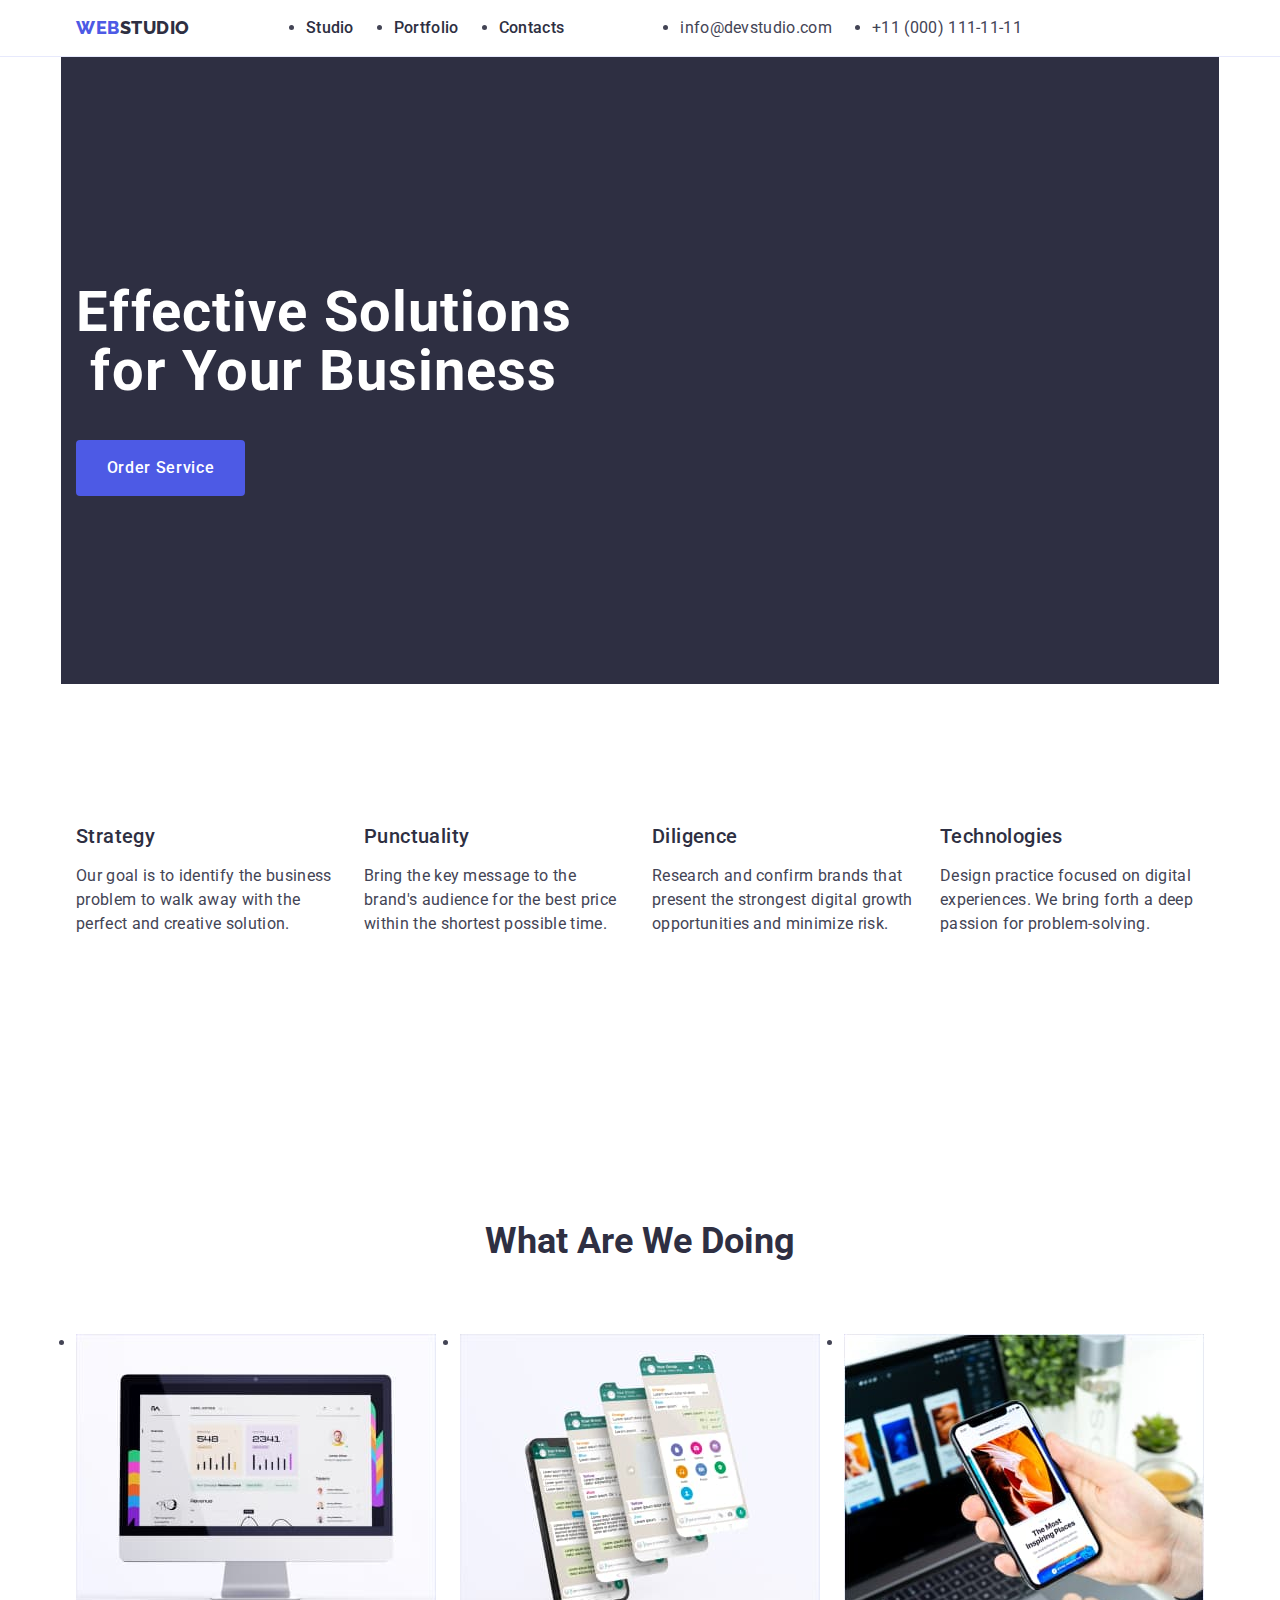
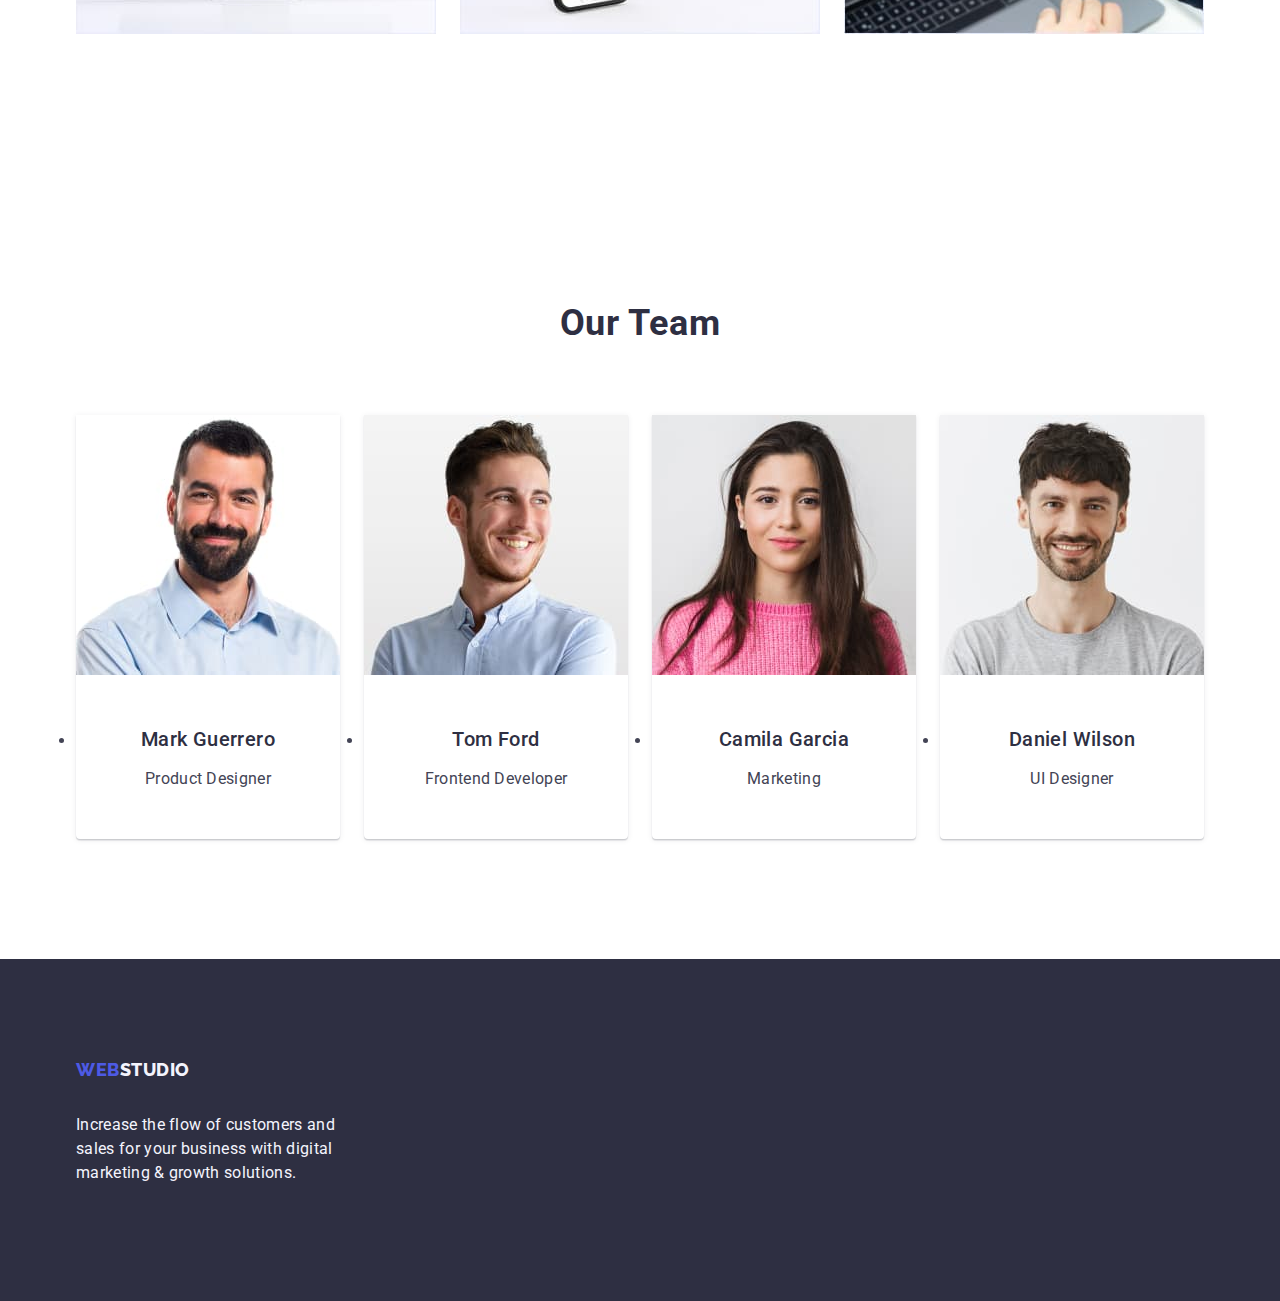
<file: index.html>
<!DOCTYPE html>
<html lang="en">

<head>
    <meta charset="UTF-8">
    <meta name="viewport" content="width=device-width, initial-scale=1.0">
    <title>WebStudio</title>
    <link rel="preconnect" href="https://fonts.googleapis.com">
    <link rel="preconnect" href="https://fonts.gstatic.com" crossorigin>
    <link href="https://fonts.googleapis.com/css2?family=Raleway:wght@800&family=Roboto:wght@400;500;700;900&display=swap"
    rel="stylesheet">
    <link rel="stylesheet" href="https://cdnjs.cloudflare.com/ajax/libs/modern-normalize/2.0.0/modern-normalize.min.css" />
    <link rel="stylesheet" href="./css/styles.css">
    </head>
<body>
    <header class="header">
        <div class="div-container-header container">
        <nav class="header-nav nav-logo">
            <a class="logo-style link logo-link" href="./index.html">
                Web<span class="header-logo-studio">Studio</span></a>
            <ul class="menu-list">
                <li><a class="link-style link" href="./index.html"> Studio</a></li>
                <li><a class="link-style link" href="./portfolio.html"> Portfolio</a></li >
                <li><a class="link-style link" href=""> Contacts</a></li>
            </ul>
        </nav>
        <address class="address">
            <ul class="header-ul-list">
                <li>
                    <a class="address-link link" href="mailto:info@devstudio.com">info@devstudio.com</a>
                </li>
                <li>
                    <a class="address-link link" href="tel:+110001111111">+11 (000) 111-11-11</a>
                </li>
            </ul>
        </address>
        </div>
    </header>
    <main>
    <section class="firts-section container">
        <div class="container">
            <h1 class="firts-header">Effective Solutions for Your Business</h1>
            <button class="first-section-button" type="button">
                Order Service
            </button>
            </div>
        </section>
        <section class="second-section  container">
            <div class="container">
            <h2 class="second-header visually-hidden">Features</h2>
            <ul class="list">
                <li class="section-two-list">
                    <h3 class="section-two-list-header">Strategy</h3>
                    <p class="item-text-two">
                        Our goal is to identify the business problem to walk away with the
                        perfect and creative solution.
                    </p>
                </li>
                <li class="section-two-list">
                    <h3 class="section-two-list-header">Punctuality</h3>
                    <p class="item-text-two">
                        Bring the key message to the brand's audience for the best price
                        within the shortest possible time.
                    </p>
                </li>
                <li class="section-two-list">
                    <h3 class="section-two-list-header">Diligence</h3>
                    <p class="item-text-two">
                        Research and confirm brands that present the strongest digital
                        growth opportunities and minimize risk.
                    </p>
                </li>
                <li class="section-two-list">
                    <h3 class="section-two-list-header">Technologies</h3>
                    <p class="item-text-two">
                        Design practice focused on digital experiences. We bring forth a
                        deep passion for problem-solving.
                    </p>
                </li>
            </ul>
        </div>
        </section>
            <section class="second-section container">
            <div class="container">
            <h2 class="third-header">What are we doing</h2>
            <ul class="third-class-list">
                <li class="third-list">
                    <img src="./images/img1.jpg" alt="Web Solutions 1" width="360">
                </li>
                <li class="third-list">
                    <img src="./images/img2.jpg" alt="Web Solutions 2" width="360">
                </li>
                <li class="third-list">
                    <img src="./images/img3.jpg" alt="Web Solutions 3" width="360">
                </li>
            </ul>
            </div>
        </section>
            <section class="second-section container">
            <div class="container">
            <h2 class="section-four-header">Our Team</h2>
            <ul class="section-class-list">
                <li class="section-four-list">
                    <img src="./images/MarkGuerrero.jpg" alt="Mark Guerrero" width="264">
                    <div class="section-four-div">
                    <h3 class="section-four-list-header">Mark Guerrero</h3>
                    <p class="section-four">Product Designer</p>
                    </div>
                </li>
                <li class="section-four-list">
                    <img src="./images/TomFord.jpg" alt="Tom Ford" width="264">
                    <div class="section-four-div">
                    <h3 class="section-four-list-header">Tom Ford</h3>
                    <p class="section-four">Frontend Developer</p>
                    </div>
                </li>
                <li class="section-four-list">
                    <img src="./images/CamilaGarcia.jpg" alt="CamilaGarcia" width="264">
                    <div class="section-four-div">
                    <h3 class="section-four-list-header">Camila Garcia</h3>
                    <p class="section-four">Marketing</p>
                    </div>
                </li>
                <li class="section-four-list">
                    <img src="./images/DanielWilson.jpg" alt="DanielWilson" width="264">
                    <div class="section-four-div">
                    <h3 class="section-four-list-header">Daniel Wilson</h3>
                    <p class="section-four">UI Designer</p>
                    </div>
                </li>
            </ul>
            </div>
        </section>
    </main>
    <footer class="footer">
        <div class="container">
        <a class="logo-style link logo footer-link" href="./index.html">Web<span class="inside-logo">Studio</span></a>
        <p class="footer-paragraph">
            Increase the flow of customers and sales for your business with digital
            marketing & growth solutions.
        </p>
        </div>
    </footer>
</body>

</html>
</file>
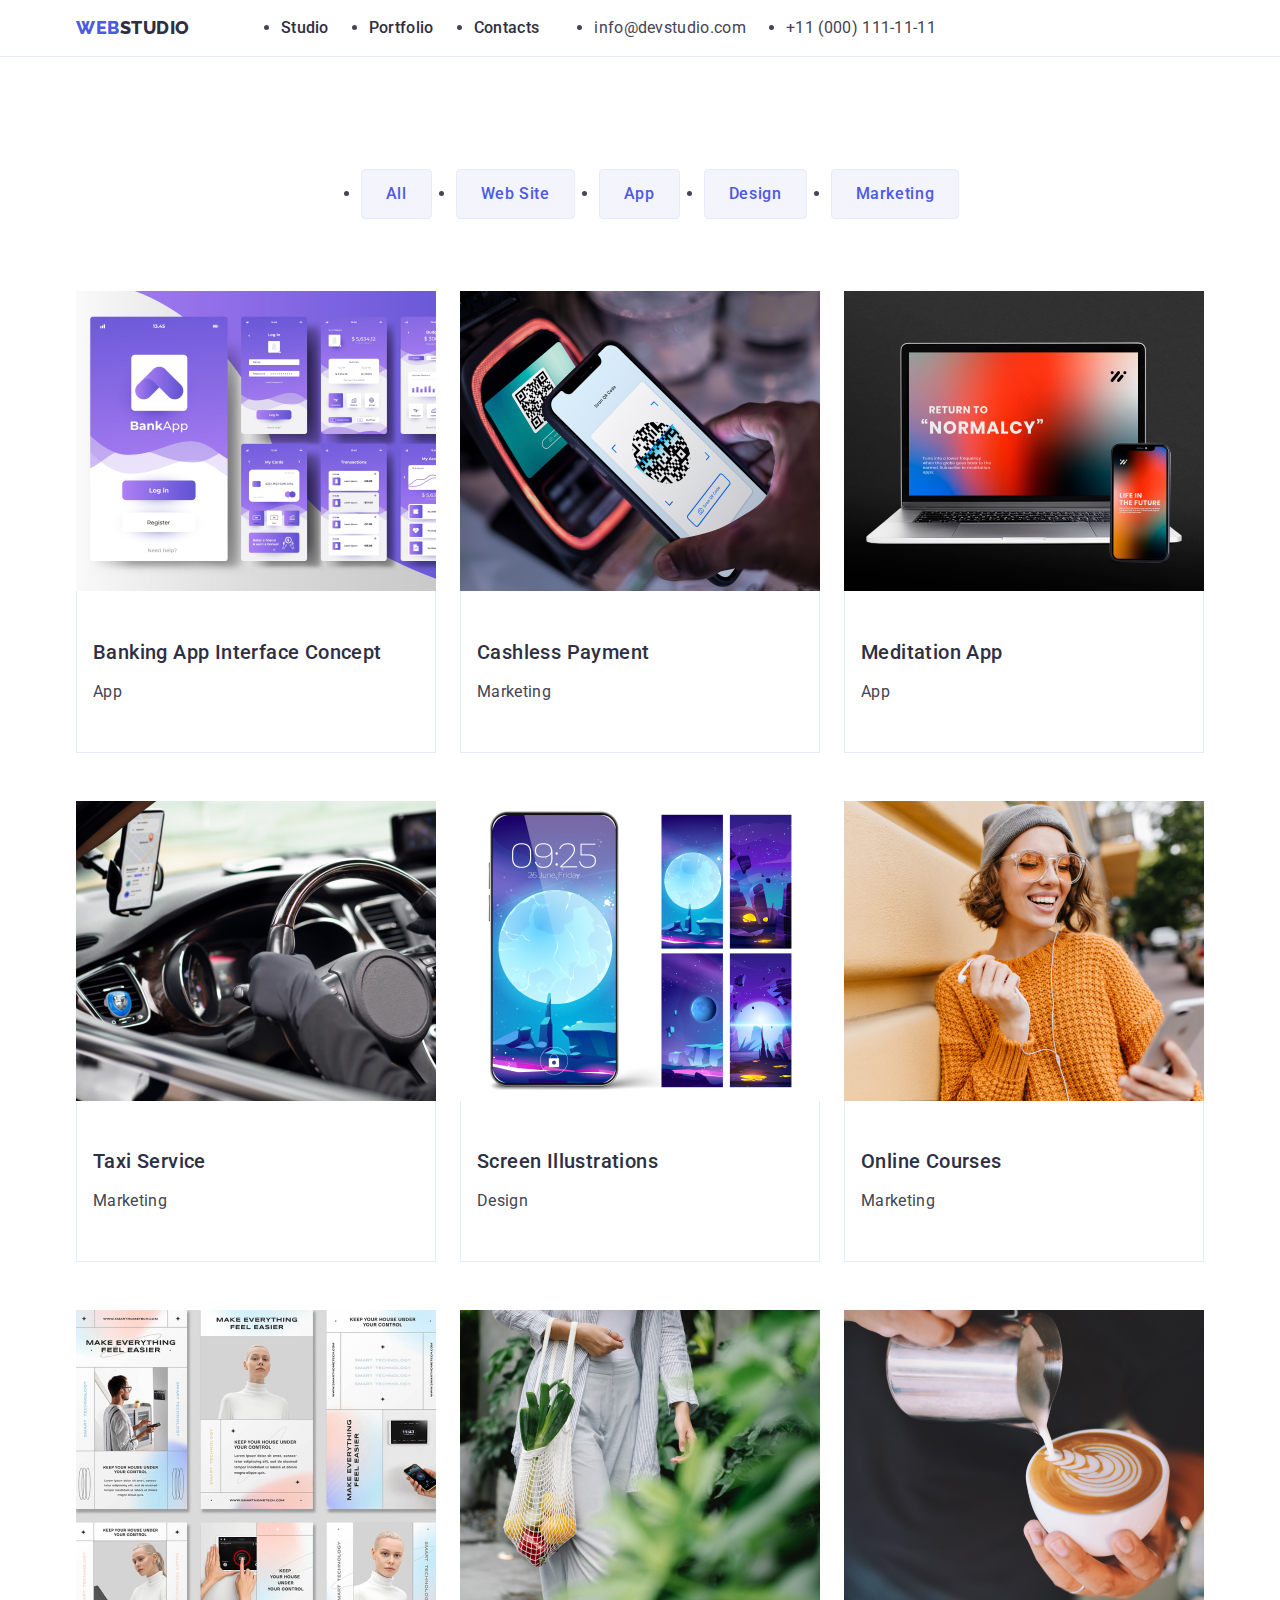
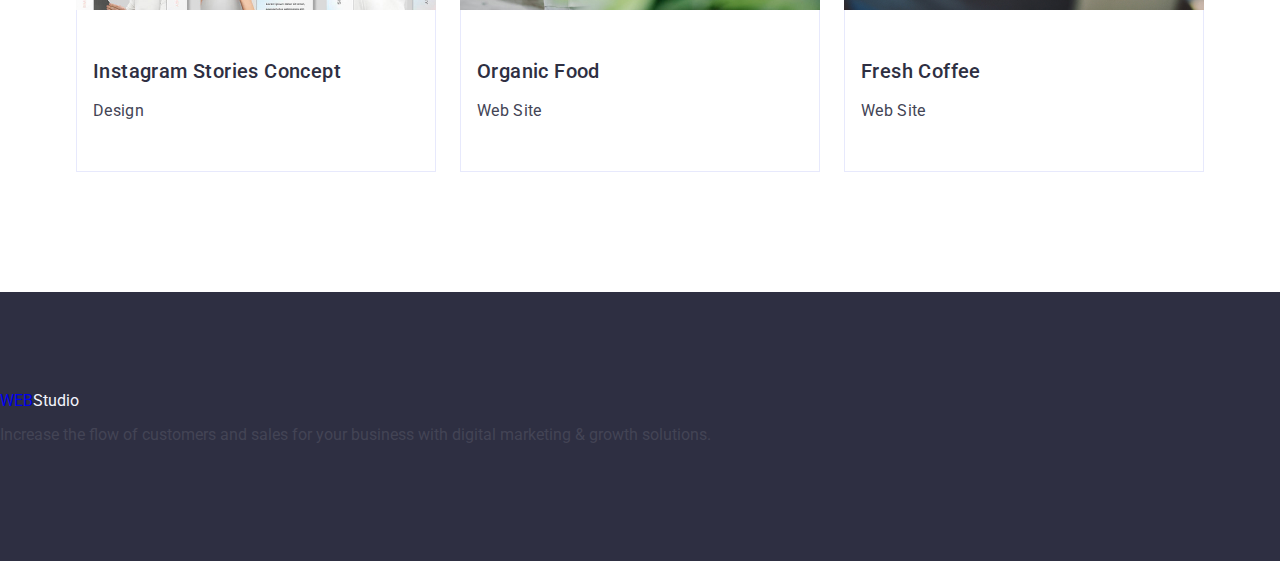
<file: portfolio.html>
<!DOCTYPE html>
<html lang="en">
<head>
    <meta charset="UTF-8">
    <meta name="viewport" content="width=device-width, initial-scale=1.0">
    <title>WebStudio</title>
    <link rel="preconnect" href="https://fonts.googleapis.com">
    <link rel="preconnect" href="https://fonts.gstatic.com" crossorigin>
    <link
        href="https://fonts.googleapis.com/css2?family=Raleway:wght@800&family=Roboto:wght@400;500;700;900&display=swap"
        rel="stylesheet">
    <link rel="stylesheet"
        href="https://cdnjs.cloudflare.com/ajax/libs/modern-normalize/2.0.0/modern-normalize.min.css" />
    <link rel="stylesheet" href="./css/styles.css">
</head>
<body>
    <header class="header-class">
        <div class="div-container-header container">
            <nav class="portfolio-nav">
            <a class="logo-style link logo-class" href="./index.html">Web<span class="header-logo-studio">Studio</span></a>
            <ul class="ul-list portfolio-ul">
                <li class="portfolio-list">
                    <a class="link-style link" href="./index.html"> Studio</a>
                </li>
                <li class="portfolio-list">
                    <a class="link-style link" href="./portfolio.html"> Portfolio</a>
                </li>
                <li class="portfolio-list">
                    <a class="link-style link" href=""> Contacts</a>
                </li>
            </ul>
        </nav>
        <address class="address portfolio-ul">
            <ul class="list-gap">
                <li>
                    <a class="address-link link" href="mailto:info@devstudio.com">info@devstudio.com</a>
                </li>
                <li>
                    <a class="address-link link" href="tel:+110001111111">+11 (000) 111-11-11</a>
                </li>
            </ul>
        </address>
    </div>
    </header>
    <main>
        <section class="portfolio-section">
            <div class="container">
            <h1 class="visually-hidden">Services</h1>
            <ul class="main-btn">
                <li><button class="profile-button" type="button">All</button></li>
                <li><button class="profile-button" type="button">Web Site</button></li>
                <li><button class="profile-button" type="button">App</button></li>
                <li><button class="profile-button" type="button">Design</button></li>
                <li><button class="profile-button" type="button">Marketing</button></li>
            </ul>
            <ul class="list btn btn-list">
                <li class="portfolio-list">
                    <a class="link service"><img src="./images/banking.jpg" alt="banking-app" width="360" />
                        <div class="portfolio-div">
                        <h2 class="service-description">Banking App Interface Concept</h2>
                        <p class="service-type">App</p>
                        </div>
                    </a>
                </li>
                <li class="portfolio-list">
                    <a class="link service"><img src="./images/cashless.jpg" alt="cashless-payment"
                            width="360" />
                        <div class="portfolio-div">
                        <h2 class="service-description">Cashless Payment</h2>
                        <p class="service-type">Marketing</p>
                        </div>
                    </a>
                </li>
                <li class="portfolio-list">
                    <a class="link service"><img src="./images/mediation.jpg" alt="mediation-app" width="360" />
                        <div class="portfolio-div">
                        <h2 class="service-description">Meditation App</h2>
                        <p class="service-type">App</p>
                        </div>
                    </a>
                </li>
                <li class="portfolio-list">
                    <a class="link service"><img src="./images/taxi.jpg" alt="taxi-service" width="360" />
                        <div class="portfolio-div">
                        <h2 class="service-description">Taxi Service</h2>
                        <p class="service-type">Marketing</p>
                        </div>
                    </a>
                </li>
                <li class="portfolio-list">
                    <a class="link service"><img src="./images/screen.jpg" alt="screen-illustrations"
                            width="360" />
                        <div class="portfolio-div">
                        <h2 class="service-description">Screen Illustrations</h2>
                        <p class="service-type">Design</p>
                        </div>
                    </a>
                </li>
                <li class="portfolio-list">
                    <a class="link service"><img src="./images/online.jpg" alt="online-courses" width="360" />
                        <div class="portfolio-div">
                        <h2 class="service-description">Online Courses</h2>
                        <p class="service-type">Marketing</p>
                        </div>
                    </a>
                </li>
                <li class="portfolio-list">
                    <a class="link service"><img src="./images/instagram.jpg" alt="instagram-stories"
                            width="360" />
                        <div class="portfolio-div">
                        <h2 class="service-description">Instagram Stories Concept</h2>
                        <p class="service-type">Design</p>
                        </div>
                    </a>
                </li>
                <li class="portfolio-list">
                    <a class="link service"><img src="./images/organic.jpg" alt="organic-food" width="360" />
                        <div class="portfolio-div">
                        <h2 class="service-description">Organic Food</h2>
                        <p class="service-type">Web Site</p>
                        </div>
                    </a>
                </li>
                <li class="portfolio-list">
                    <a class="link service"><img src="./images/fresh.jpg" alt="fresh-coffee" width="360" />
                        <div class="portfolio-div">
                        <h2 class="service-description">Fresh Coffee</h2>
                        <p class="service-type">Web Site</p>
                        </div>
                    </a>
                </li>
            </ul>
        </div>
        </section>
    </main>
    <footer class="footer">
        <a class="logo link" href="./index.html">WEB<span class="footer-logo-studio">Studio</span></a>
        <p class="footer-content">
            Increase the flow of customers and sales for your business with digital
            marketing & growth solutions.
        </p>
    </footer>
</body>

</html>
</file>
<file: css/styles.css>
/* CSS VARIABLES */
:root {
    --iris: #4d5ae5;
    --ocean: #404bbf;
    --navy-blue: #2e2f42;
    --green: ##31d0aa;
    --slate: #434455;
    --light-slate: #8e8f99;
    --cornflower: #e7e9fc;
    --cloud: #f4f4fd;
    --white: #ffffff;
    --dairy: #fcfcfc;
}

.{
        box-sizing: border-box;
        margin: 0;
        padding: 0;
    }

img {
    display: block;
    max-width: 100%;
    height: auto;
}

body{
color: var(--slate);
background-color:var(--white);
font-family:"Roboto",sans-serif;
}
/* GENERAL STYLES */
.logo-style {
    font-family: "Raleway", sans-serif;
    font-weight: 800;
    font-size: 18px;
    line-height: 1.17;
    letter-spacing: 0.03em;
    text-transform: uppercase;
    color: #4d5ae5;
}

.inside-logo {
    color: #2e2f42;
}

.link {
    text-decoration: none;
}

.address-style {
    font-style: normal;
    font-size: 16px;
    line-height: 1.5;
    letter-spacing: 0.02em;
    color: #434455;
}

.contact-info {
    font-style: normal;
}

:root {
    --white: #ffffff;
    --grey: #2e2f42;
    --light-grey: #434455;
    --light-blue: #4d5ae5;
    --light-blue-focus: #404bbf;
    --dirty-white: #f4f4fd;
}

/* .logo {
    font-family: "Raleway", sans-serif;
    font-weight: 800;
    font-size: 18px;
    line-height: 1.17;
    letter-spacing: 0.03em;
    text-transform: uppercase;
    color: var(--light-blue);
} */

.header-logo-studio {
    color: var(--grey);
}

.list {
    list-style: none;
    display: flex;
    gap: 24px;
}

nav li a:first-child {
    font-weight: 500;
    font-size: 16px;
    line-height: 1.5;
    letter-spacing: 0.02em;
    color: var(--grey);
}

nav li a:first-child:hover,
nav li a:first-child:focus {
    color: var(--light-blue-focus);
}

.link {
    text-decoration: none;
}

.address {
    font-style: normal;
}

.address a {
    font-size: 16px;
    line-height: 1.5;
    letter-spacing: 0.02em;
    color: var(--light-grey);
}

.address a:hover,
.address a:focus {
    color: var(--light-blue-focus);
}
/******** checking header *********/
.header {
    border-bottom: 1px solid var(--cornflower, #e7e9fc);
}

.div-container-header{
    display: flex;  
}

.container{
    width: 1158px;
    margin: 0 auto;
    padding: 0 15px;
}

.header-nav{
    align-items:center;
    display: flex;
}

.logo-link{
    margin-right: 76px;
}

.menu-list{
    display: flex;
    gap: 40px;
    margin-right: 76px;
}

.link-class{
    padding: 24px 0;
    display: flex;
    gap: 40px;
}

.header-ul-list{
    display: flex;
    gap: 40px;
}

/******** firts section *********/
.firts-section {
    background-color: #2e2f42;
    padding: 188px 0;
}

.firts-header{
    font-size: 56px;
    line-height: 1.07;
    text-align: center;
    letter-spacing: 0.02em;
    color: #ffffff;
    max-width: 496px;    
}

.first-section-button {
    background-color:#4D5AE5;
    display: block;
    min-width: 169px;
    height: 56px;
    border: none;
    background-color: var(--iris);
    border-radius: 4px;
}

.first-section-button {
    font-family: "Roboto",sans-serif;
    font-weight: 500;
    font-size: 16px;
    line-height: 1.5;
    letter-spacing: 0.04em;
    color: #ffffff;
    cursor: pointer;
}

.first-section-button:hover,
.first-section-button:focus {
    background-color: #404BBF
}
/******** second section *********/
.section-two-list-header {
    font-weight: 500;
    font-size: 20px;
    line-height: 1.2;
    letter-spacing: 0.02em;
    color: #2e2f42;
    margin-bottom: 8px;
}

.section-two-list {
    font-size: 16px;
    line-height: 1.5;
    letter-spacing: 0.02em;
    color: var(--#434455);
}

.section-two-list{
    flex-basis: calc((100% - 3 * 24px) / 4);
}

.second-section{
    padding: 120px 0; 
}

.visually-hidden {
    position: absolute;
    width: 1px;
    height: 1px;
    margin: -1px;
    border: 0;
    padding: 0;

    white-space: nowrap;
    clip-path: inset(100%);
    clip: rect(0 0 0 0);
    overflow: hidden;
}


/******** third section list *********/
.third-header {
    font-size: 36px;
    line-height: 1.11;
    text-align: center;
    text-transform: capitalize;
    color: #2e2f42;
    margin-bottom: 72px;
}

.second-section {
    padding-bottom: 120px;
}

.third-class-list {
    margin-bottom: 72px;
    display: flex;
    gap: 24px;
    margin: 0;
    padding: 0;
}

.third-list {
    flex-basis: calc((100% - 48px) / 3);
}
/******** fourth section *********/
.fourth-section {
    background-color: #F4F4FD;
}

.section-four-header {
    font-size: 36px;
    line-height: 1.11;
    text-align: center;
    letter-spacing: 0.02em;
    text-transform: capitalize;
    color: var(--grey);
    margin-bottom: 72px;
    border-radius: (0px 0px 4px 4px);

}

.section-class-list{
    display: flex;
    gap: 24px;
    margin: 0;
    padding: 0;
}

.section-four-list {
        background-color: #FFFFFF;
        border-radius: 0px 0px 4px 4px;
        flex-basis: calc((100% - 3 * 24px) / 4);
        box-shadow: 0px 1px 6px rgba(46, 47, 66, 0.08), 
        0px 1px 1px rgba(46, 47, 66, 0.16), 0px 2px 1px rgba(46, 47, 66, 0.08);
    }

.section-four-div {
    padding: 32px 0;
}


.list {
    list-style: none;
    margin: 0;
    padding: 0;
}

.section-four-list-header {
    font-weight: 500;
    font-size: 20px;
    line-height: 1.2;
    letter-spacing: 0.02em;
    color: var(--grey);
    text-align: center;
    margin-bottom: 8px;
}

.section-four {
    font-size: 16px;
    line-height: 1.5;
    letter-spacing: 0.02em;
    color: var(--light-grey);
    text-align: center;
}

/******** footer *********/

.footer {
    background-color: var(--navy-blue);
    padding: 100px 0;
}

.inside-logo {
    color: #f4f4fd;
}

.footer-paragraph {
    line-height: 1.5;
    color: var(--cloud);
    letter-spacing: 0.02em;
    max-width: 264px;
}

.footer-link{
    display: inline-block;
    margin-bottom: 16px;
}

/**** portfolio ****/

.header-class{
    border-bottom: 1px solid #e7e9fc;
}

.ul-list {
    width: 1158;
    margin: 0 auto;
    padding: 0 15px;
}

.portfolio-nav {
    display: flex;
    align-items: center;
}

.portfolio-ul {
    display: flex;
    gap: 40px;
}



/**** portfolio main ****/

.portfolio-section {
    padding: 96px 0 120px 0;
}

.link-style{
    padding: 24px 0;
    gap: 40px;

}

.main-btn {
    display: flex;
    justify-content: center;
    gap: 24px;
    margin-bottom: 72px;
}

.btn {
    display: flex;
    flex-wrap: wrap;
    column-gap: 24px;
    row-gap: 48px;
}

/* .btn-list{
    gap: 40px;
} */

.list-gap{
    display: flex;
    gap: 40px;
}

.portfolio-list{
    width: calc((100% - 48px) / 3);
}

.portfolio-div{
    padding: 32px 16px;
    border: 1px solid var(--cornflower);
    border-top: none;
}

.logo-class {
    margin-right: 76px;
    gap: 40px;
}


.portfolio-body{
    font-family: "Roboto", sans-serif;
    color: var(--slate);
}

.portfolio-logo{
    font-family: "Roboto", sans-serif;
    font-weight: 800;
    font-size:18px;
    line-height:1.17;
    letter-spacing: 0.03em;
    text-transform: uppercase;
    color: var(--iris);
    text-decoration: none;
}

.header-logo-studio {
    color: var(--navy-blue);
}

.portfolio-list-one{
    font-weight: 500;
    font-size: 16px;
    line-height: 1.5;
    letter-spacing: 0.02em;
    color: var(--navy-blue);
    text-decoration: none;
}

.portfolio-list-one:hover ,
.portfolio-list-two{
    color: #404bbf;
}

.portfolio-list-one:focus
.portfolio-list-two{
    color: #404bbf;
}

.portfolio-list-two{
    font-size: 16px;
    line-height: 1.5;
    letter-spacing: 0.02em;
    color: var(--navy-blue);
    text-decoration: none; 
}

.profile-button {
    font-family: "Roboto", sans-serif;
    font-weight: 500;
    font-size: 16px;
    line-height: 1.5;
    letter-spacing: 0.04em;
    color: var(--light-blue);
    background-color: var(--dirty-white);
    padding: 12px 24px;
    border: 1px solid var(--cornflower);
    border-radius: 4px;
}



.profile-button:hover,
.profile-button:focus {
    color: var(--white);
    background-color: var(--light-blue-focus);
    cursor: pointer;
    border: 1px solid transparent;
}

/* .service {
    text-decoration: none;
    column-gap: 24px;
    row-gap: 48px;
} */

.service-description {
    font-weight: 500;
    font-size: 20px;
    line-height: 1.2;
    letter-spacing: 0.02em;
    color: var(--grey);
    margin-bottom: 8px;
}

.service-type {
    font-size: 16px;
    line-height: 1.5;
    letter-spacing: 0.02em;
    color: var(--light-grey);
}

.footer-logo-studio{
    color:#f4f4fd;
}


/* .list a:hover { */
    /* color: #404bbf; */
/* } */
/*  */
/* .link:focus { */
    /* color: #404BBF; */
/* } */
/*  */

/* } */
/*  */
/* .list-style-none { */
    /* list-style: none; */
/* } */
/*  */
/* .list li { */
    /* margin-right: 15px; */
/* } */
/*  */
</file>
